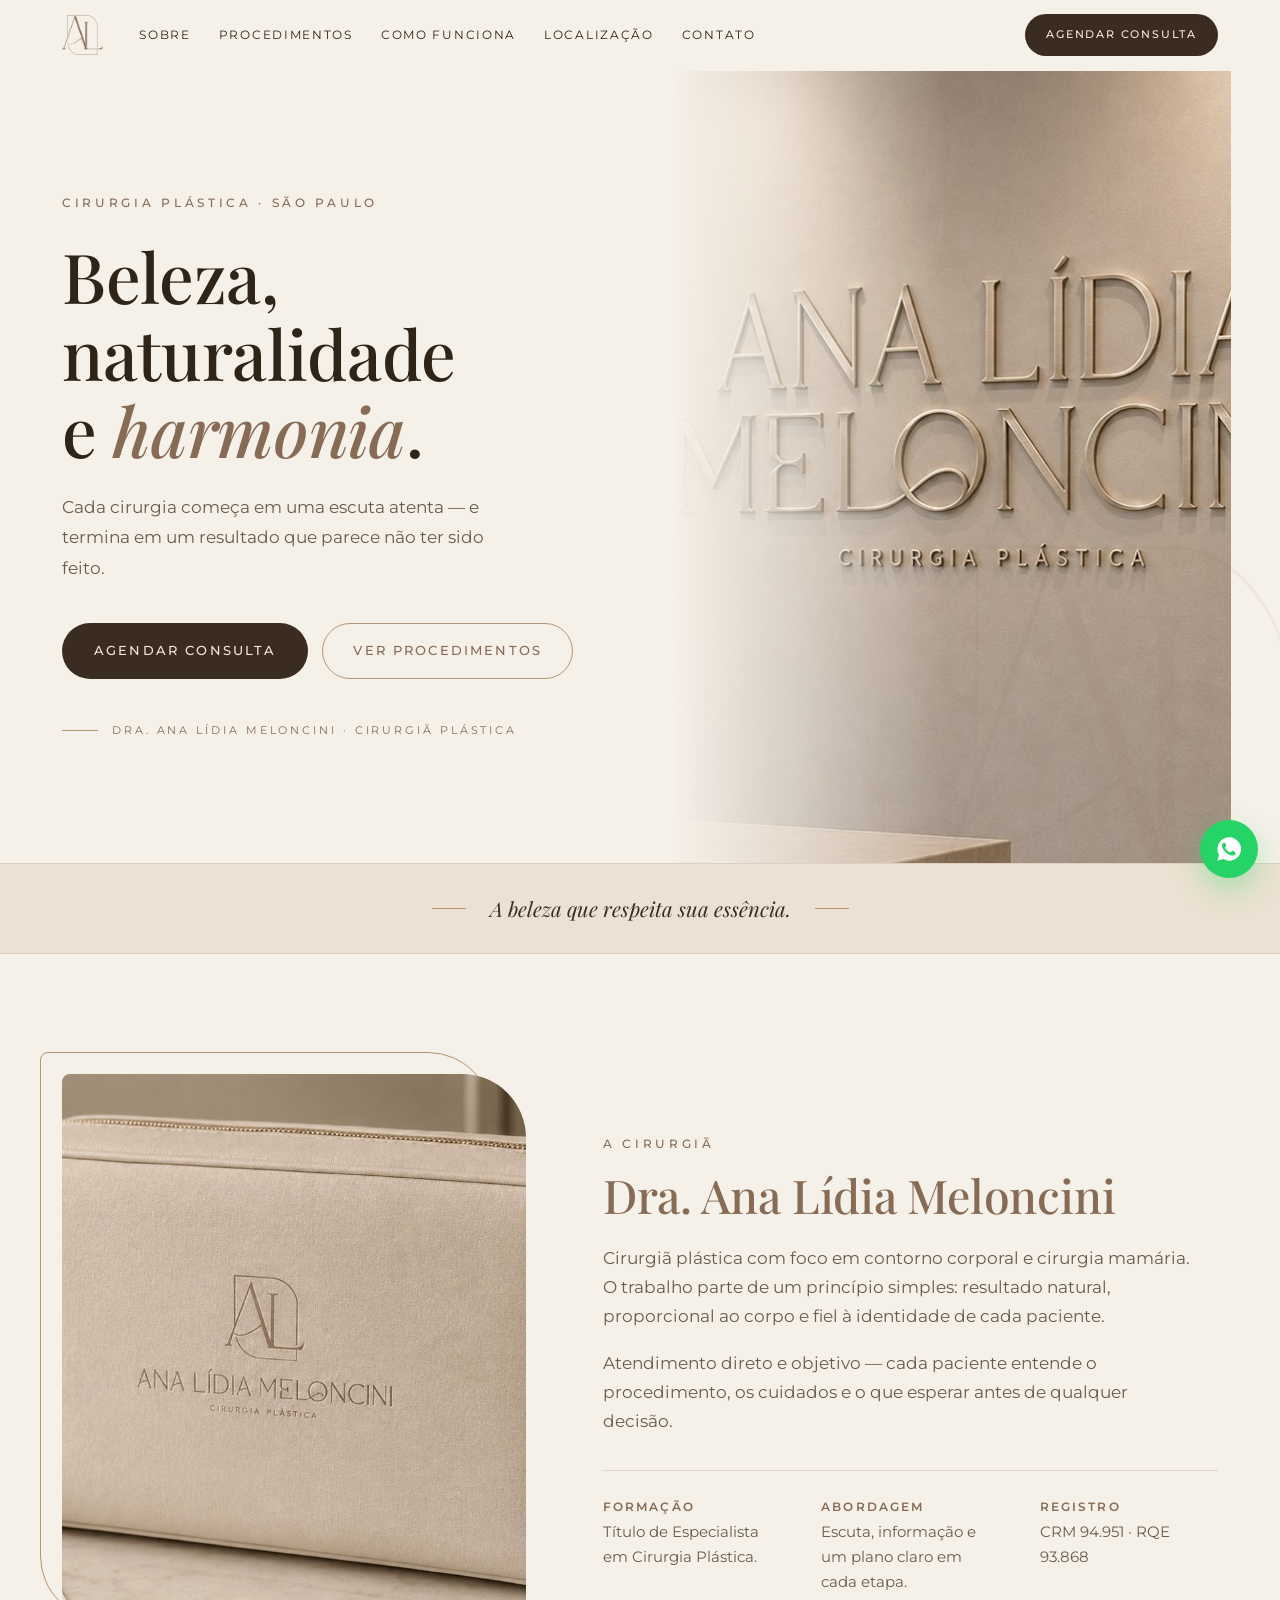
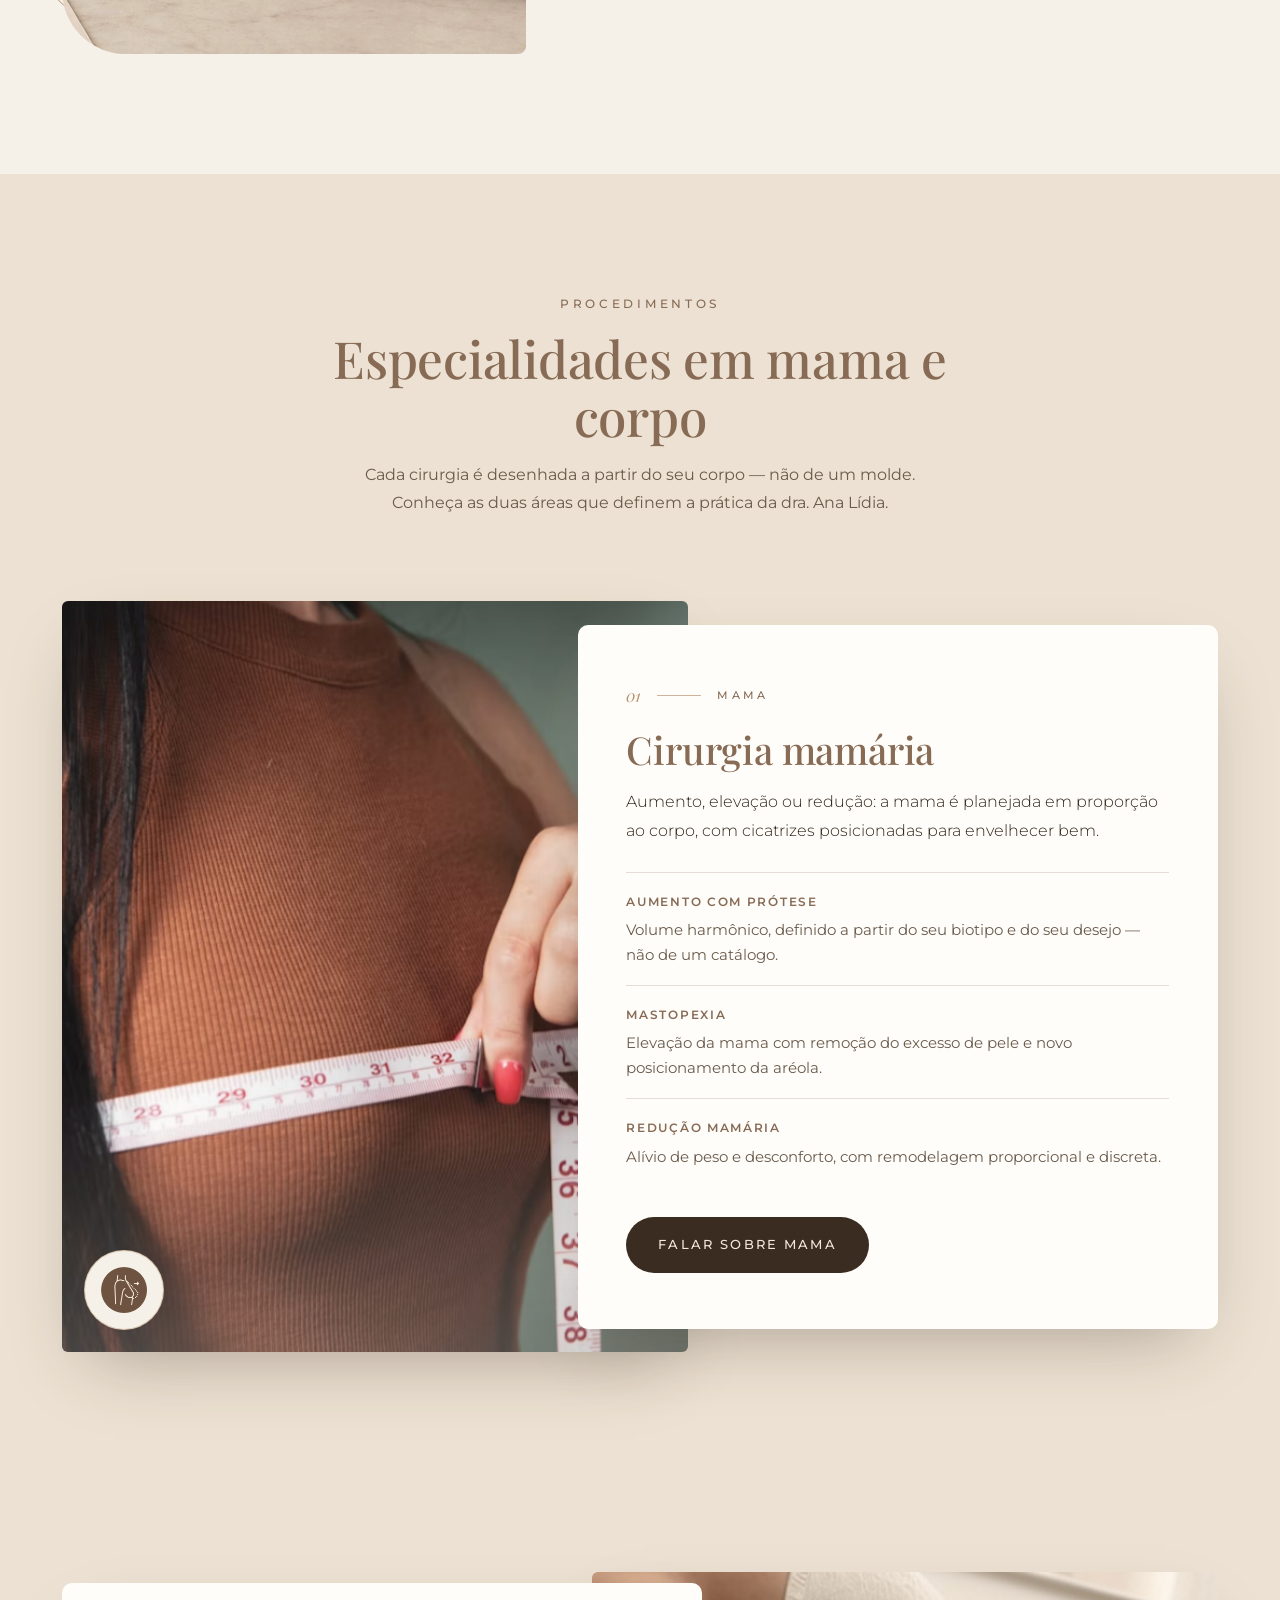
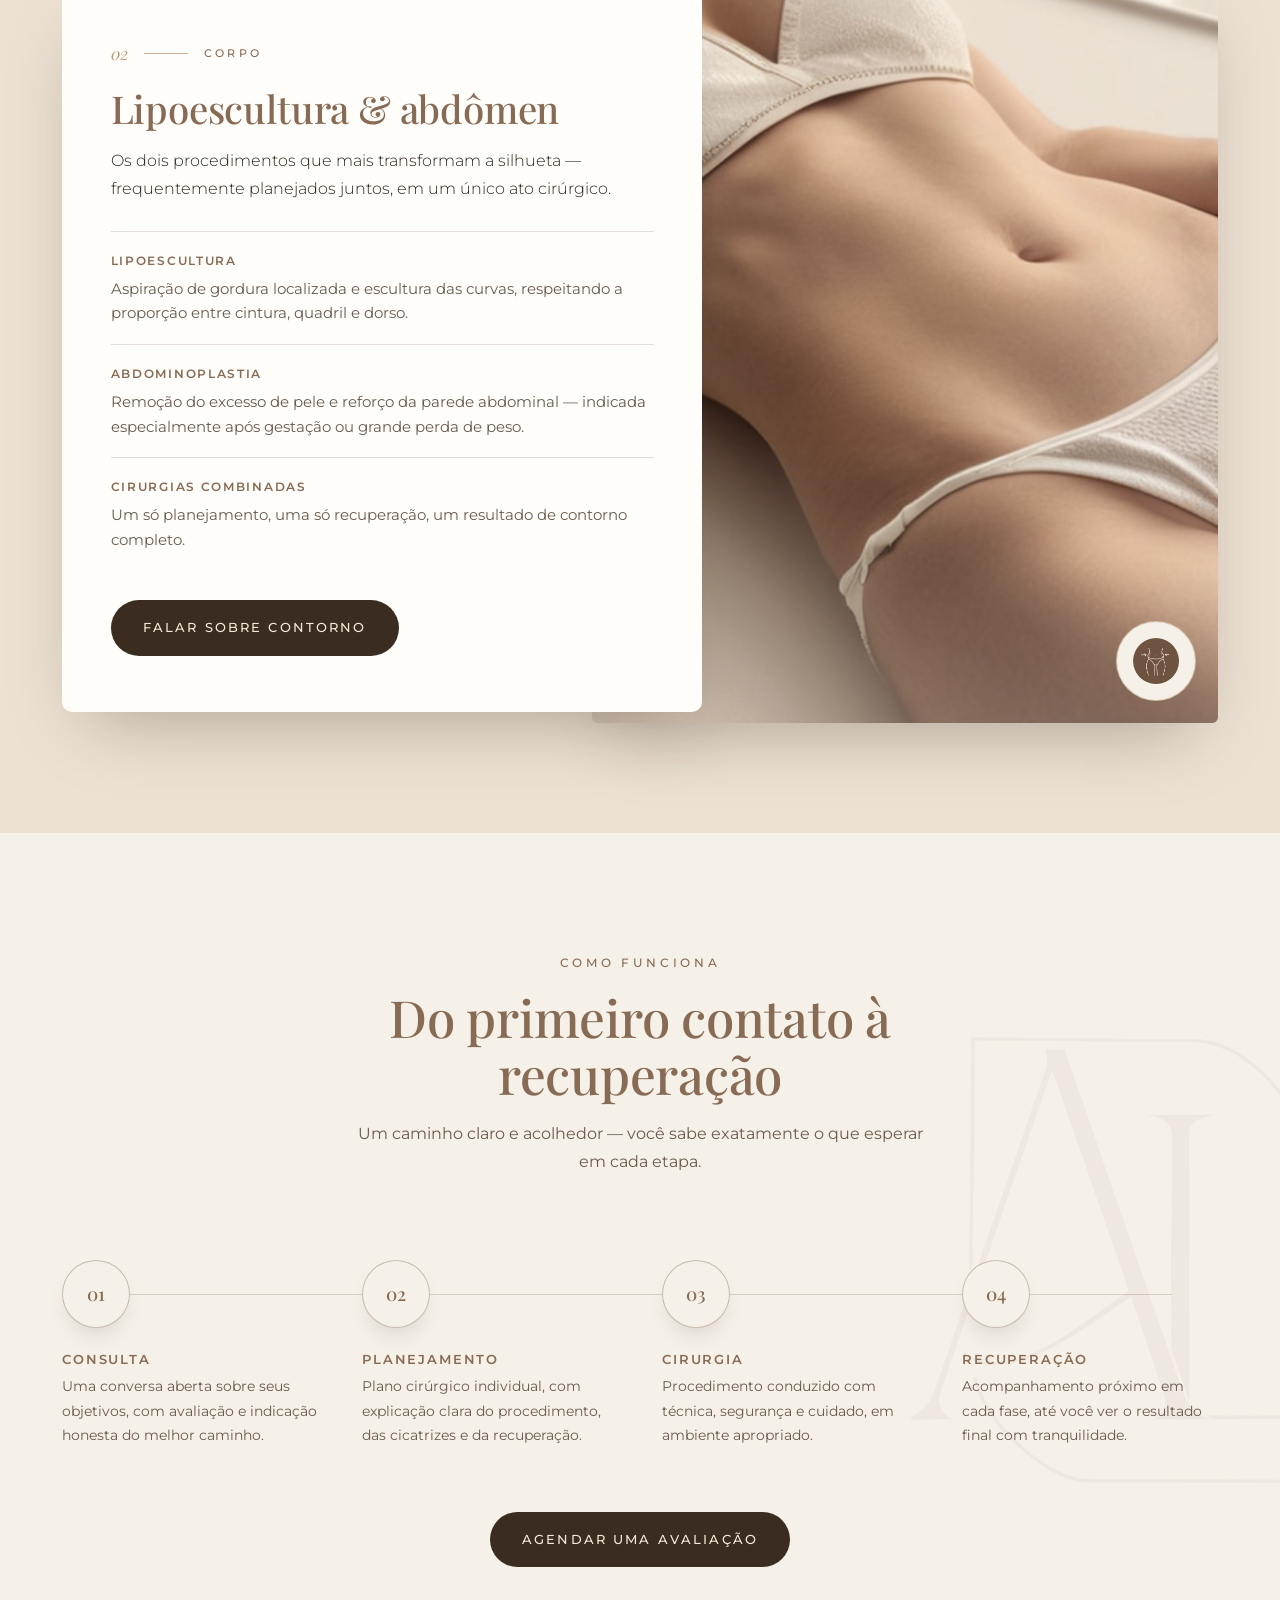
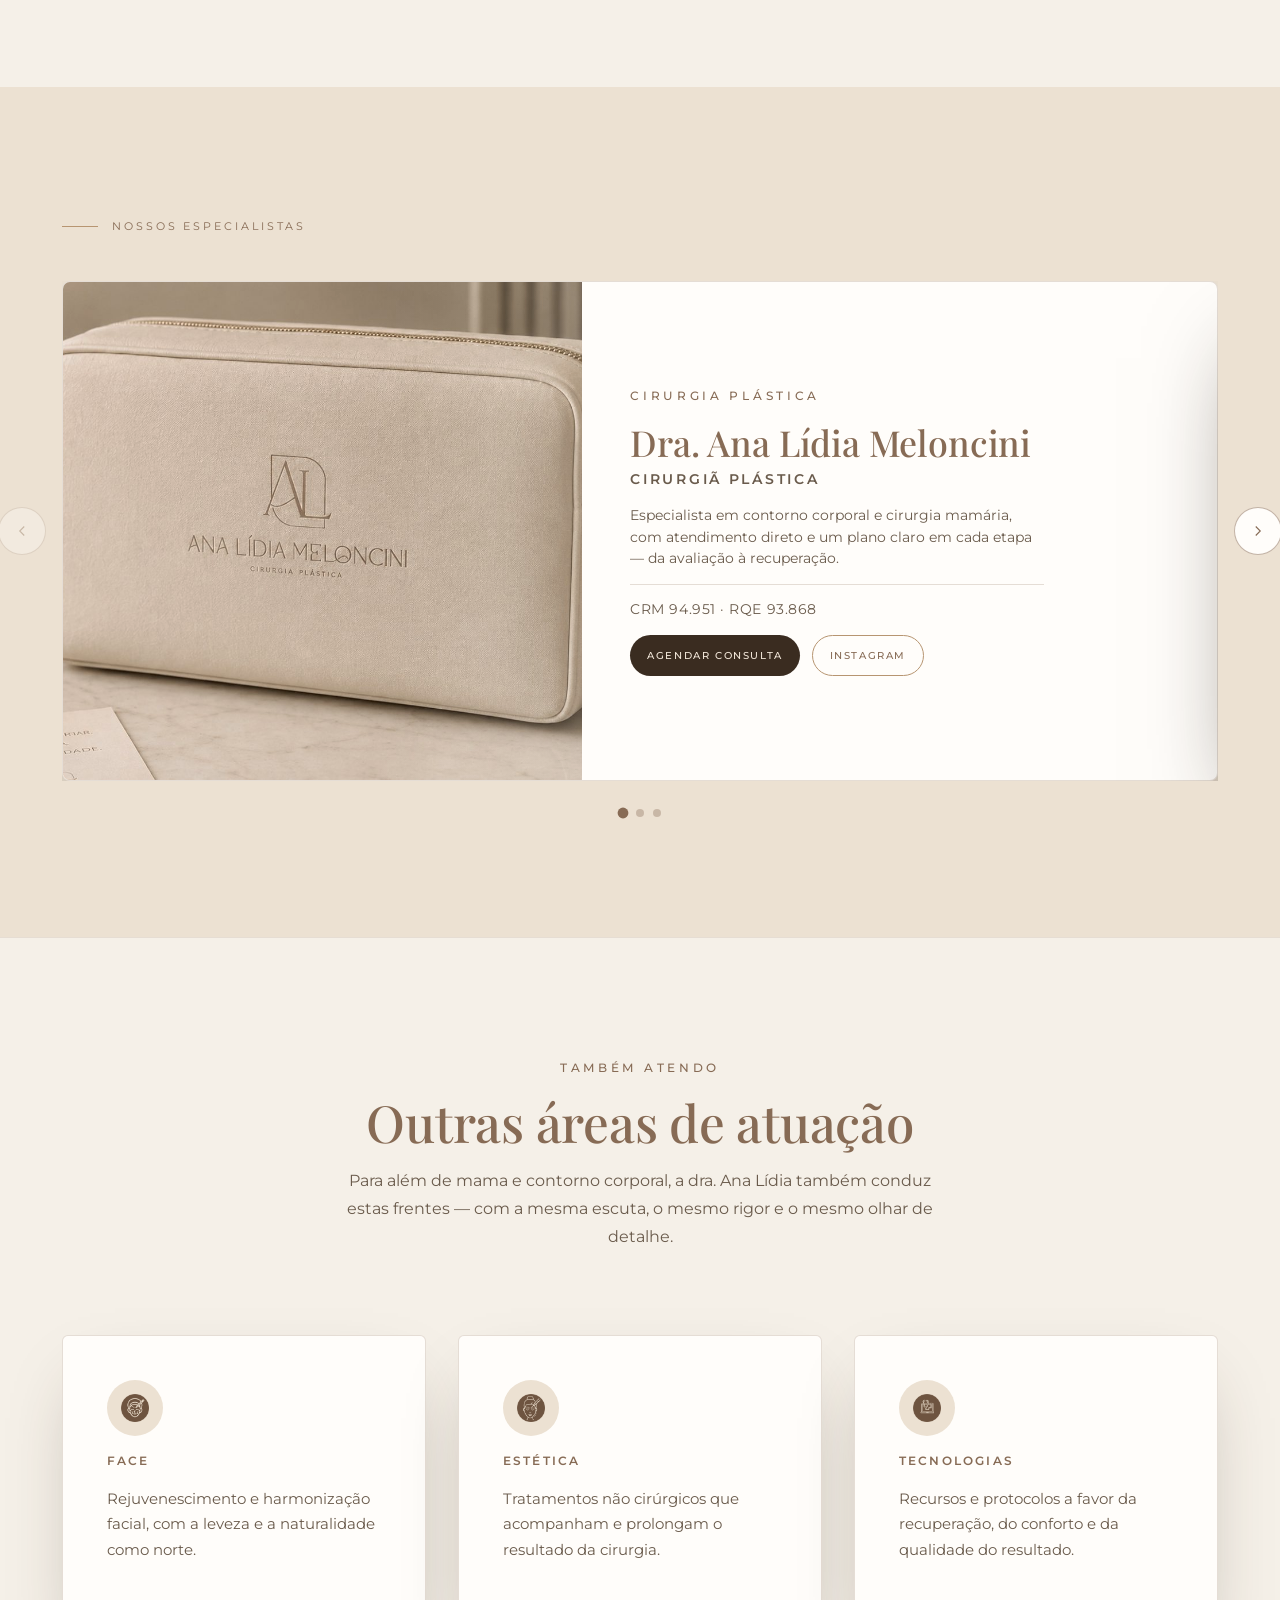
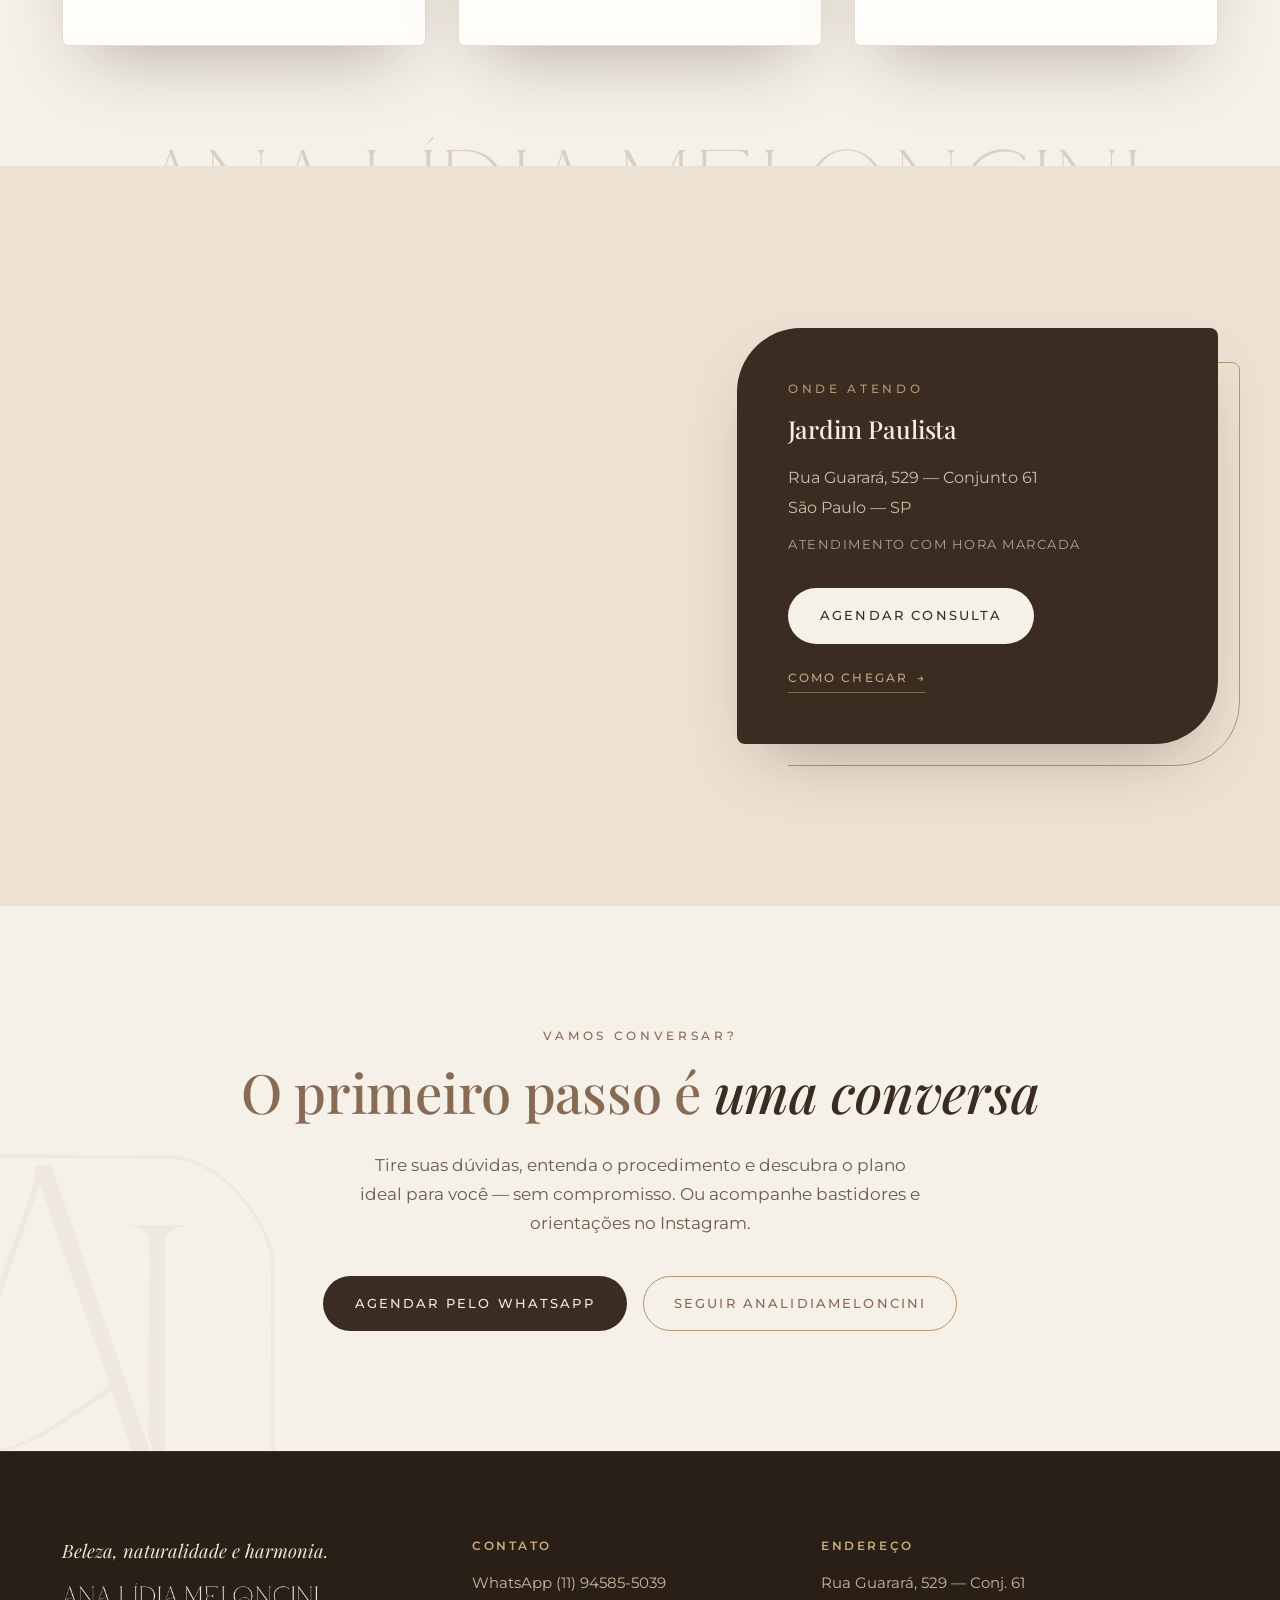
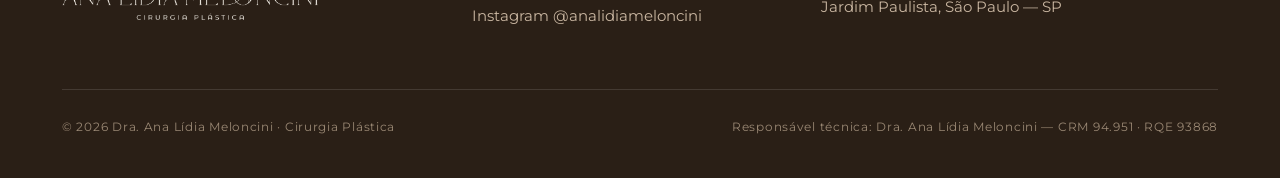
<file: index-alt.html>
<!DOCTYPE html>
<html lang="pt-BR">
<head>
<meta charset="UTF-8" />
<meta name="viewport" content="width=device-width, initial-scale=1" />
<title>Dra. Ana Lídia Meloncini — Cirurgia Plástica</title>
<meta name="description" content="Cirurgia plástica em São Paulo com foco em naturalidade. Mama, contorno corporal e lipoescultura. Agende sua consulta pelo WhatsApp." />
<meta property="og:title" content="Dra. Ana Lídia Meloncini — Cirurgia Plástica" />
<meta property="og:description" content="Cirurgia mamária, contorno corporal e lipoescultura com naturalidade e harmonia. Jardim Paulista, São Paulo." />

<link rel="preconnect" href="https://fonts.googleapis.com" />
<link rel="preconnect" href="https://fonts.gstatic.com" crossorigin />
<link href="https://fonts.googleapis.com/css2?family=Playfair+Display:ital,wght@0,400;0,500;0,600;1,400;1,500&family=Montserrat:wght@300;400;500;600&display=swap" rel="stylesheet" />

<style>
  /* ============================================================
     PALETA — oficiais + apoio tonal
     cream  #F5F0E8   |   taupe  #876B55   |   espresso  #3A2C20
     linen  #ECE1D2   |   sand   #E3D3C0   |   gold  #B79571
     ============================================================ */
  :root{
    --cream:#F5F0E8;
    --taupe:#876B55;
    --espresso:#3A2C20;
    --espresso-deep:#2A1F16;
    --linen:#ECE1D2;
    --sand:#E3D3C0;
    --gold:#B79571;
    --gold-soft:#CBA981;
    --ink:#2E2418;
    --ink-soft:#6A5B4C;
    --card:#FFFDFA;
    --line:rgba(135,107,85,.22);
    --hairline:rgba(135,107,85,.2);
    --max:1220px;
    --serif:"Playfair Display",Georgia,"Times New Roman",serif;
    --sans:"Montserrat","Helvetica Neue",Arial,sans-serif;
    --shadow:0 30px 70px -28px rgba(58,44,32,.38);
  }
  *,*::before,*::after{box-sizing:border-box;margin:0;padding:0}
  html{scroll-behavior:smooth}
  [id]{scroll-margin-top:96px}
  body{
    background:var(--cream);color:var(--ink);
    font-family:var(--sans);font-weight:400;font-size:16.5px;line-height:1.75;
    -webkit-font-smoothing:antialiased;overflow-x:hidden;
  }
  img{max-width:100%;display:block}
  a{color:inherit;text-decoration:none}
  ::selection{background:rgba(183,149,113,.35)}
  h1,h2,h3{font-family:var(--serif);font-weight:500;line-height:1.12;letter-spacing:-.005em}
  .wrap{max-width:var(--max);margin:0 auto;padding:0 32px}
  section{position:relative;padding:120px 0}
  @media(max-width:860px){section{padding:84px 0}}

  /* ---------- Eyebrows & section heads ---------- */
  .eyebrow{
    font-weight:500;font-size:.72rem;letter-spacing:.32em;text-transform:uppercase;
    color:var(--taupe);display:block;margin-bottom:16px;
  }
  .section-head{text-align:center;max-width:680px;margin:0 auto 84px}
  .section-head h2{font-size:clamp(2.1rem,4.4vw,3.2rem);color:var(--taupe);margin-bottom:16px}
  .section-head p{color:var(--ink-soft);font-size:1rem;max-width:54ch;margin:0 auto}

  /* ---------- Botões ---------- */
  .btn{
    display:inline-flex;align-items:center;gap:10px;cursor:pointer;border:0;
    font-family:var(--sans);font-weight:500;font-size:.84rem;letter-spacing:.16em;
    text-transform:uppercase;padding:16px 32px;border-radius:40px;
    transition:background .22s ease,color .22s ease,transform .22s ease,box-shadow .22s ease,border-color .22s ease;
  }
  .btn-primary{background:var(--espresso);color:#F3E8DA}
  .btn-primary:hover{background:var(--espresso-deep);transform:translateY(-2px);box-shadow:0 14px 28px -16px rgba(58,44,32,.5)}
  .btn-primary:focus-visible{outline:3px solid var(--taupe);outline-offset:3px}
  .btn-outline{background:transparent;color:var(--taupe);border:1px solid var(--gold);padding:15px 30px}
  .btn-outline:hover{background:var(--taupe);color:#fff;border-color:var(--taupe)}
  .btn-outline:focus-visible{outline:3px solid var(--espresso);outline-offset:3px}
  .btn-light{background:var(--cream);color:var(--espresso)}
  .btn-light:hover{background:#fff;transform:translateY(-2px)}
  .btn-light:focus-visible{outline:3px solid var(--gold);outline-offset:3px}

  /* ---------- Header ---------- */
  header{
    position:sticky;top:0;z-index:120;
    background:rgba(245,240,232,.9);backdrop-filter:blur(10px);
    border-bottom:1px solid transparent;transition:border-color .3s ease,background .3s ease;
  }
  header.stuck{border-bottom-color:var(--line);background:rgba(245,240,232,.95)}
  .header-inner{
    max-width:var(--max);margin:0 auto;padding:14px 32px;
    display:flex;align-items:center;gap:36px;
  }
  .brand img{height:clamp(34px,3.2vw,40px);width:auto}
  .nav{display:flex;gap:28px;align-items:center}
  .nav a{font-size:.76rem;letter-spacing:.14em;text-transform:uppercase;color:var(--ink);padding:6px 0;position:relative;white-space:nowrap}
  .nav a::after{content:"";position:absolute;left:0;bottom:0;height:1px;width:0;background:var(--gold);transition:width .25s ease}
  .nav a:hover::after{width:100%}
  .header-cta{margin-left:auto;padding:11px 21px;font-size:.7rem}
  .nav .menu-cta{display:none}

  /* Menu mobile */
  .menu-toggle{display:none;background:none;border:0;cursor:pointer;width:44px;height:44px;position:relative;z-index:130;flex:none;margin-left:auto}
  .menu-toggle span,.menu-toggle span::before,.menu-toggle span::after{
    content:"";position:absolute;left:10px;width:24px;height:2px;background:var(--ink);
    border-radius:2px;transition:transform .25s ease,opacity .25s ease,top .25s ease;
  }
  .menu-toggle span{top:21px}
  .menu-toggle span::before{top:-7px}
  .menu-toggle span::after{top:7px}
  .menu-toggle.open span{background:transparent}
  .menu-toggle.open span::before{transform:rotate(45deg);top:0}
  .menu-toggle.open span::after{transform:rotate(-45deg);top:0}
  @media(max-width:1024px){
    .menu-toggle{display:block}
    .nav{
      position:absolute;top:100%;left:0;right:0;display:none;
      background:rgba(245,240,232,.98);backdrop-filter:blur(10px);
      flex-direction:column;align-items:flex-start;gap:0;padding:6px 32px 20px;
      border-bottom:1px solid rgba(135,107,85,.18);
      box-shadow:0 34px 44px -30px rgba(58,44,32,.32);
    }
    .nav.open{display:flex}
    .nav a{width:100%;padding:15px 0;border-bottom:1px solid rgba(135,107,85,.12);white-space:normal}
    .nav a:last-of-type{border-bottom:0}
    .nav .menu-cta{display:inline-flex;margin-top:18px;align-self:flex-start;width:auto;padding:13px 26px;border-radius:40px;border-bottom:0}
    .nav .menu-cta::after{display:none}
  }
  @media(max-width:640px){
    .header-cta{display:none}
    .brand img{height:26px;width:auto}
  }

  /* ============================================================
     HERO — atenção no headline, foto abrindo, sem CRM competindo
     ============================================================ */
  .hero{padding:0;min-height:88vh;display:grid;grid-template-columns:1.05fr .95fr;align-items:stretch;position:relative;overflow:hidden}
  .hero-text{display:flex;flex-direction:column;justify-content:center;padding:120px 6vw 120px 0;padding-left:max(32px,calc((100vw - var(--max))/2 + 32px));position:relative;z-index:2}
  .hero-text .eyebrow{margin-bottom:24px}
  .hero-text h1{font-size:clamp(2.6rem,5.4vw,4.3rem);color:var(--ink);margin-bottom:24px;max-width:14ch}
  .hero-text h1 em{font-style:italic;color:var(--taupe);font-weight:500}
  .hero-text p{font-size:1.06rem;color:var(--ink-soft);max-width:42ch;margin-bottom:40px;line-height:1.8}
  .hero-actions{display:flex;gap:14px;flex-wrap:wrap;align-items:center}
  .hero-signature{
    margin-top:42px;display:flex;align-items:center;gap:14px;
    font-size:.7rem;letter-spacing:.26em;text-transform:uppercase;color:var(--taupe);
  }
  .hero-signature::before{content:"";width:36px;height:1px;background:var(--gold);flex:none}

  .hero-media{position:relative;overflow:hidden;min-height:60vh}
  .hero-media img{position:absolute;inset:-8%;width:116%;height:116%;object-fit:cover;will-change:transform}
  .hero-media::after{content:"";position:absolute;inset:0;pointer-events:none;
    background:linear-gradient(270deg,transparent 0%,transparent 55%,rgba(245,240,232,.6) 80%,var(--cream) 100%);
  }
  .hero-monogram{position:absolute;right:-60px;bottom:-90px;width:420px;opacity:.06;z-index:1;pointer-events:none}
  @media(max-width:900px){
    .hero{grid-template-columns:1fr;min-height:auto}
    .hero-text{padding:64px 32px 56px;order:2}
    .hero-media{order:1;min-height:50vh}
    .hero-media::after{background:linear-gradient(0deg,rgba(245,240,232,.4) 0%,transparent 28%)}
  }

  /* ============================================================
     FAIXA DE ASSINATURA — manifesto único, não stat bar
     ============================================================ */
  .signature{padding:30px 0;background:var(--linen);border-top:1px solid rgba(135,107,85,.14);border-bottom:1px solid rgba(135,107,85,.14)}
  .signature-inner{display:flex;align-items:center;justify-content:center;gap:24px;text-align:center}
  .signature-inner p{font-family:var(--serif);font-style:italic;font-size:clamp(1.05rem,1.6vw,1.28rem);color:var(--espresso);max-width:48ch;line-height:1.45}
  .signature-mark{flex:none;width:34px;height:1px;background:var(--gold)}
  @media(max-width:640px){
    .signature-inner{flex-direction:column;gap:12px}
    .signature-mark{display:none}
  }

  /* ============================================================
     A CIRURGIÃ
     ============================================================ */
  .about{display:grid;grid-template-columns:0.86fr 1.14fr;gap:clamp(36px,6vw,84px);align-items:center}
  .about-figure{position:relative}
  .about-figure img{width:100%;aspect-ratio:4/5;object-fit:cover;border-radius:.5rem 4rem;filter:sepia(.06)}
  .about-figure::before{content:"";position:absolute;left:-22px;top:-22px;right:34px;bottom:34px;border:1px solid var(--gold);border-radius:.5rem 4rem;z-index:-1}
  .about-body h2{font-size:clamp(2rem,4vw,2.9rem);color:var(--taupe);margin-bottom:22px}
  .about-body p{color:var(--ink-soft);margin-bottom:18px;max-width:54ch}
  .about-facts{display:grid;grid-template-columns:repeat(3,1fr);gap:26px 40px;margin-top:34px;border-top:1px solid var(--hairline);padding-top:30px}
  .about-facts h3{font-family:var(--sans);font-weight:600;font-size:.74rem;letter-spacing:.18em;text-transform:uppercase;color:var(--taupe);margin-bottom:6px}
  .about-facts p{font-size:.94rem;margin:0;line-height:1.65}
  @media(max-width:820px){
    .about{grid-template-columns:1fr;gap:48px}
    .about-figure{max-width:440px}
    .about-figure::before{right:24px}
    .about-facts{grid-template-columns:1fr;gap:20px}
  }

  /* ============================================================
     ESPECIALIDADES — composição "em destaque" (Mama e Corpo):
     foto em bloco contido com sombra e o texto dentro de um card
     branco sobrepondo a imagem, como na seção "Em destaque" do
     index4. As duas categorias se espelham. Fecha com "Também atendo".
     ============================================================ */
  .procs-zone{background:var(--linen)}
  .proc{padding:110px 0}
  .proc-grid{display:grid;grid-template-columns:1.18fr 1fr;gap:0;align-items:center}

  .proc-media{position:relative;aspect-ratio:5/6;border-radius:6px;overflow:hidden;box-shadow:var(--shadow)}
  .proc-media .frame{position:absolute;inset:0}
  .proc-media .frame img{position:absolute;inset:-6%;width:112%;height:112%;max-width:none;object-fit:cover;filter:grayscale(.08) sepia(.06);will-change:transform}
  .proc-media::after{content:"";position:absolute;inset:0;background:linear-gradient(180deg,rgba(245,240,232,0) 62%,rgba(245,240,232,.22) 100%)}

  /* Card branco sobre a imagem — texto à direita (Mama) / à esquerda (Corpo) */
  .proc-card{
    background:var(--card);border-radius:10px;position:relative;z-index:3;
    padding:clamp(40px,4.4vw,56px) clamp(30px,3.8vw,50px);
    box-shadow:var(--shadow);
  }
  .proc.img-right .proc-card{margin-left:-110px}
  .proc.img-left  .proc-card{margin-right:-110px}

  .proc-badge{
    position:absolute;z-index:2;bottom:22px;width:80px;height:80px;border-radius:50%;
    background:var(--cream);border:1px solid rgba(183,149,113,.5);box-shadow:var(--shadow);
    display:flex;align-items:center;justify-content:center;
  }
  .proc-badge img{width:46px;height:46px}
  .proc.img-right .proc-badge{left:22px}
  .proc.img-left  .proc-badge{right:22px}

  .proc-kicker{display:flex;align-items:center;gap:16px;margin-bottom:18px}
  .proc-kicker .num{font-family:var(--serif);font-style:italic;font-size:1.05rem;color:var(--gold)}
  .proc-kicker .rule{width:44px;height:1px;background:var(--gold);opacity:.7}
  .proc-kicker .cat{font-size:.7rem;font-weight:500;letter-spacing:.3em;text-transform:uppercase;color:var(--taupe)}
  .proc-card h2{font-size:clamp(1.8rem,3.2vw,2.4rem);color:var(--taupe);margin-bottom:16px}
  .proc-card .lead{color:var(--ink);font-size:1.02rem;font-weight:300;margin-bottom:28px}
  .esp-list{display:grid;gap:0;margin-bottom:30px}
  .esp-item{padding:18px 0;border-top:1px solid var(--line)}
  .esp-item h4{font-family:var(--sans);font-weight:600;font-size:.76rem;letter-spacing:.14em;text-transform:uppercase;color:var(--taupe);margin-bottom:6px}
  .esp-item p{font-size:.92rem;color:var(--ink-soft);line-height:1.66;margin:0}

  /* Espelhamento no desktop: foto à direita, card à esquerda */
  .proc.img-left .proc-grid{grid-template-columns:1fr 1.18fr}
  .proc.img-left .proc-media{grid-column:2;grid-row:1}
  .proc.img-left .proc-card{grid-column:1;grid-row:1}

  @media(max-width:980px){
    .proc{padding:72px 0}
    .proc.img-right .proc-grid,.proc.img-left .proc-grid{grid-template-columns:1fr;gap:30px}
    .proc-media{aspect-ratio:auto;height:clamp(300px,64vw,480px)}
    .proc.img-left .proc-media,.proc.img-left .proc-card{grid-column:auto;grid-row:auto}
    .proc.img-right .proc-card,.proc.img-left .proc-card{margin:0}
    .proc-badge{width:72px;height:72px}
    .proc-badge img{width:40px;height:40px}
  }

  /* ============================================================
     COMO FUNCIONA — jornada da paciente em 4 passos
     ============================================================ */
  .processo{overflow:hidden}
  .processo .mono{position:absolute;right:-90px;top:50%;transform:translateY(-50%);width:460px;opacity:.05;pointer-events:none}
  .steps{display:grid;grid-template-columns:repeat(4,1fr);gap:clamp(24px,3.5vw,44px);position:relative;margin-top:6px}
  .steps::before{content:"";position:absolute;top:34px;left:4%;right:4%;height:1px;background:rgba(135,107,85,.25)}
  .step{position:relative;padding-top:92px}
  .step .n{
    position:absolute;top:0;left:0;width:68px;height:68px;border-radius:50%;
    background:var(--cream);border:1px solid rgba(135,107,85,.4);
    display:flex;align-items:center;justify-content:center;
    font-family:var(--serif);font-weight:500;font-size:1.15rem;color:var(--taupe);
    box-shadow:0 12px 26px -14px rgba(58,44,32,.28);
  }
  .step h3{font-family:var(--sans);font-weight:600;font-size:.82rem;letter-spacing:.14em;text-transform:uppercase;color:var(--taupe);margin-bottom:8px}
  .step p{font-size:.9rem;color:var(--ink-soft);line-height:1.7;max-width:30ch}
  .processo-cta{text-align:center;margin-top:64px}
  @media(max-width:980px){
    .steps{grid-template-columns:repeat(2,1fr);gap:44px 36px}
    .steps::before{display:none}
  }
  @media(max-width:560px){.steps{grid-template-columns:1fr}}

  /* ============================================================
     TAMBÉM ATENDO — outras áreas de atuação em 3 cards
     ============================================================ */
  .tambem{border-top:1px solid rgba(135,107,85,.14);overflow:hidden}
  .tambem::after{
    content:"";
    position:absolute;
    bottom:-16rem;
    width:100vw;
    aspect-ratio:3/1;
    background-image:url(assets/logo_wordmark_brown.png);
    background-position:center;
    background-repeat:no-repeat;
    background-size:78% auto;
    opacity:.25;
    pointer-events:none;
    z-index:0;
  }
  .tambem > .wrap{position:relative;z-index:1}
  .also-cards{display:grid;grid-template-columns:repeat(3,1fr);gap:clamp(20px,2.6vw,32px)}
  .also-card{
    display:flex;flex-direction:column;gap:18px;
    background:var(--card);border:1px solid var(--line);
    border-radius:6px;padding:clamp(30px,3.4vw,44px);
    box-shadow:var(--shadow);
    font:inherit;color:inherit;text-align:left;cursor:pointer;
    transition:transform .3s ease,box-shadow .3s ease,border-color .3s ease;
  }
  .also-card:hover{
    transform:translateY(-4px);
    box-shadow:0 40px 80px -32px rgba(58,44,32,.42);
    border-color:rgba(135,107,85,.4);
  }
  .also-card .icon{
    width:56px;height:56px;display:flex;align-items:center;justify-content:center;
    background:var(--linen);border-radius:50%;
  }
  .also-card .icon img{width:28px;height:28px}
  .also-card h3{
    font-family:var(--sans);font-weight:600;font-size:.78rem;
    letter-spacing:.18em;text-transform:uppercase;color:var(--taupe);
  }
  .also-card p{font-size:.95rem;color:var(--ink-soft);line-height:1.7;margin:0}
  .also-card .more{
    display:inline-flex;align-items:center;gap:9px;margin-top:auto;
    font-family:var(--sans);font-weight:600;font-size:.72rem;
    letter-spacing:.18em;text-transform:uppercase;color:var(--gold);
    opacity:0;transform:translateX(28px);
    transition:opacity .3s ease,transform .5s cubic-bezier(.22,.61,.36,1),gap .3s ease;
  }
  .also-card:hover .more{opacity:1;transform:translateX(0);gap:13px}
  @media(max-width:860px){.also-cards{grid-template-columns:1fr}}

  /* ============================================================
     MODAL — "Saiba mais" dos cards Também atendo
     ============================================================ */
  .modal{
    position:fixed;inset:0;z-index:90;display:grid;place-items:center;
    padding:24px;overflow-y:auto;cursor:default;
    opacity:0;visibility:hidden;
    transition:opacity .25s ease,visibility .25s ease;
  }
  .modal.open{opacity:1;visibility:visible}
  .modal-overlay{position:absolute;inset:0;background:rgba(42,31,22,.55);backdrop-filter:blur(3px);cursor:pointer}
  .modal-card{
    position:relative;width:min(560px,100%);margin:auto;
    background:var(--card);border:1px solid var(--line);border-radius:8px;
    box-shadow:0 60px 120px -40px rgba(33,24,14,.65);
    padding:clamp(28px,4.4vw,46px);
    transform:translateY(26px) scale(.98);
    transition:transform .42s cubic-bezier(.22,.61,.36,1);
  }
  .modal.open .modal-card{transform:none}
  .modal-close{
    position:absolute;top:16px;right:16px;width:38px;height:38px;border-radius:50%;
    border:1px solid var(--line);background:var(--card);color:var(--taupe);
    font:400 1.2rem/1 var(--sans);display:grid;place-items:center;cursor:pointer;
    transition:background .22s ease,color .22s ease,border-color .22s ease;
  }
  .modal-close:hover{background:var(--taupe);border-color:var(--taupe);color:#fff}
  .modal-close:focus-visible{outline:3px solid var(--taupe);outline-offset:3px}
  .modal-icon{width:64px;height:64px;border-radius:50%;background:var(--linen);display:grid;place-items:center;margin-bottom:22px}
  .modal-icon img{width:32px;height:32px}
  .modal-card h3{font-size:clamp(1.7rem,3.4vw,2.2rem);color:var(--taupe);margin-bottom:14px;padding-right:44px}
  .modal-body{color:var(--ink-soft);font-size:1rem;line-height:1.75;margin-bottom:22px}
  .modal-list{list-style:none;display:grid;gap:12px;margin:0 0 26px}
  .modal-list li{position:relative;padding-left:22px;color:var(--ink);font-size:.95rem;line-height:1.6}
  .modal-list li::before{content:"";position:absolute;left:2px;top:.58em;width:7px;height:7px;border-radius:50%;background:var(--gold)}
  .modal-foot{display:flex;align-items:center;gap:20px;flex-wrap:wrap;border-top:1px solid var(--hairline);padding-top:24px}
  .modal-note{color:var(--ink-soft);font-size:.82rem}
  @media(max-width:560px){
    .modal{padding:16px}
    .modal-card{padding:30px 22px 26px}
    .modal-foot{flex-direction:column;align-items:stretch}
    .modal-foot .btn{justify-content:center}
  }
  @media(prefers-reduced-motion:reduce){.modal,.modal-card{transition:none}}

  /* ============================================================
     ESPECIALISTAS — carrossel com a dra. e profissionais parceiros
     ============================================================ */
  .team{overflow:hidden;background:var(--linen)}
  .team-head{margin-bottom:clamp(28px,4vw,44px)}
  .team-eyebrow{display:inline-flex;align-items:center;gap:14px;font-size:.7rem;letter-spacing:.26em;text-transform:uppercase;color:var(--taupe)}
  .team-eyebrow::before{content:"";width:36px;height:1px;background:var(--gold);flex:none}
  .team-viewport{position:relative;overflow:visible;margin:0 -32px;padding:0 32px}
  .team-controls{position:absolute;z-index:4;top:50%;left:-32px;right:-32px;display:flex;justify-content:space-between;gap:10px;transform:translateY(-50%);pointer-events:none}
  .team-control{width:48px;height:48px;border:1px solid rgba(135,107,85,.5);border-radius:50%;background:var(--card);color:var(--taupe);display:grid;place-items:center;cursor:pointer;transition:background .22s ease,color .22s ease,transform .22s ease}
  .team-control{pointer-events:auto}
  .team-control:hover:not(:disabled){background:var(--taupe);color:#fff;transform:translateY(-2px)}
  .team-control:focus-visible{outline:3px solid var(--taupe);outline-offset:3px}
  .team-control:disabled{opacity:.35;cursor:not-allowed}
  .team-control svg{width:18px;height:18px}
  .team-track-window{overflow:hidden}
  .team-track{display:flex;gap:0;transition:transform .55s cubic-bezier(.22,.61,.36,1);will-change:transform}
  .team-card{height:min(64vh,500px);min-width:100%;display:grid;grid-template-columns:minmax(280px,.9fr) minmax(0,1.1fr);background:var(--card);border:1px solid var(--line);box-shadow:0 45px 90px -32px rgba(33,24,14,.55);border-radius:8px;overflow:hidden}
  .team-photo{min-height:0;background:var(--linen);position:relative;overflow:hidden}
  .team-photo::after{content:"";position:absolute;inset:0;background:linear-gradient(90deg,transparent 60%,rgba(245,240,232,.22))}
  .team-photo img{width:100%;height:100%;object-fit:cover;object-position:center;filter:sepia(.05)}
  .team-card.is-placeholder .team-photo{display:grid;place-items:center;background:var(--taupe)}
  .team-card.is-placeholder .team-photo::before{content:"";width:110px;height:110px;background:url(assets/logo_monogram_cream.png) center/contain no-repeat;opacity:.85}
  .team-copy{padding:clamp(30px,4vw,48px);display:flex;flex-direction:column;justify-content:center}
  .team-copy h3{font-size:clamp(1.6rem,2.8vw,2.3rem);color:var(--taupe);margin-bottom:7px}
  .team-role{font-size:.66rem;letter-spacing:.2em;text-transform:uppercase;color:var(--gold);font-weight:600;margin-bottom:14px}
  .team-copy p{font-size:.85rem;line-height:1.6;color:var(--ink-soft);max-width:46ch;margin-bottom:14px}
  .team-meta{border-top:1px solid var(--line);padding-top:14px;margin-bottom:18px;color:var(--ink-soft);font-size:.76rem;letter-spacing:.04em}
  .team-links{display:flex;flex-wrap:wrap;gap:12px}
  .team-links .btn{font-size:.62rem;padding:11px 17px}
  .team-dots{display:flex;justify-content:center;gap:9px;margin-top:28px}
  .team-dot{width:8px;height:8px;padding:0;border:0;border-radius:50%;background:rgba(135,107,85,.35);cursor:pointer;transition:transform .2s ease,background .2s ease}
  .team-dot.active{background:var(--taupe);transform:scale(1.35)}
  .team-dot:focus-visible{outline:3px solid var(--taupe);outline-offset:3px}
  @media(max-width:980px){
    .team-viewport{margin:0 -20px;padding:0 20px}
    .team-controls{top:50%;left:4px;right:4px;justify-content:space-between;transform:translateY(-50%)}
    .team-card{height:min(78vh,760px);grid-template-columns:1fr;grid-template-rows:38% 62%}
    .team-photo{height:auto;min-height:0;max-height:none}
    .team-copy{padding:26px 26px 32px}
    .team-copy h3{font-size:1.6rem}
    .team-copy p{font-size:.86rem;line-height:1.6;margin-bottom:14px}
  }
  @media(prefers-reduced-motion:reduce){.team-track{transition:none}}

  /* ============================================================
     ONDE ATENDO — card espresso sobre seção clara + mapa
     ============================================================ */
  .place{background:var(--linen);position:relative;z-index:0}
  .place-grid{display:grid;grid-template-columns:1fr minmax(300px,430px);align-items:center}
  .place-card{
    background:var(--espresso);color:#E9DCCC;border-radius:4rem .5rem;position:relative;
    padding:clamp(38px,4vw,54px);margin-left:clamp(-72px,-4vw,-32px);box-shadow:var(--shadow);
  }
  .place-card::before{
    content:"";position:absolute;left:34px;top:34px;right:-22px;bottom:-22px;
    border:1px solid var(--gold);border-radius:4rem .5rem;z-index:-1;pointer-events:none;
  }
  .place-card .eyebrow{color:var(--gold)}
  .place-card h2{color:#F5EDE2;margin-bottom:20px}
  .place-card address{font-style:normal;font-size:1rem;line-height:1.9;color:#CDBCA9;margin-bottom:10px}
  .place-card .hours{font-size:.8rem;letter-spacing:.12em;text-transform:uppercase;color:#B5A390;margin-bottom:32px}
  .place-card .acts{display:flex;gap:24px;flex-wrap:wrap;align-items:center}
  .place-card .link{
    display:inline-flex;align-items:center;gap:9px;font-size:.72rem;font-weight:500;
    letter-spacing:.18em;text-transform:uppercase;color:#C6A882;
    padding-bottom:4px;border-bottom:1px solid rgba(198,168,130,.5);
    transition:gap .24s ease,color .24s ease,border-color .24s ease;
  }
  .place-card .link:hover{gap:15px;color:#F5EDE2}
  .place-map{height:clamp(380px,42vw,500px);border-radius:6px;overflow:hidden;background:var(--linen)}
  .place-map iframe{width:100%;height:100%;border:0;filter:grayscale(.5) sepia(.16) contrast(.96)}
  @media(max-width:920px){
    .place-grid{grid-template-columns:1fr}
    .place-card{margin:-40px 0 0;position:relative}
    .place-map{height:340px}
  }

  /* ============================================================
     CONTATO — WhatsApp e Instagram reunidos; monograma ao fundo,
     bordão com destaque e o @ logo abaixo do título
     ============================================================ */
  .contato{text-align:center;overflow:hidden}
  .contato .mono{position:absolute;left:-90px;bottom:-110px;width:420px;opacity:.05;pointer-events:none}
  .contato h2{font-size:clamp(2.2rem,4.6vw,3.4rem);color:var(--taupe);margin-bottom:14px}
  .contato h2 em{font-style:italic;color:var(--espresso)}
  .contato p{color:var(--ink-soft);max-width:52ch;margin:28px auto 38px}
  .cta-actions{display:flex;gap:16px;flex-wrap:wrap;justify-content:center}

  /* ============================================================
     FOOTER
     ============================================================ */
  footer{background:var(--espresso-deep);color:#D9C9B6;padding:84px 0 40px;border-top:1px solid rgba(255,255,255,.08)}
  .foot{display:grid;grid-template-columns:1.2fr 1fr 1.3fr;gap:44px;margin-bottom:52px}
  .foot .foot-brand p{font-family:var(--serif);font-style:italic;font-size:1.15rem;color:#EFE3D4;margin-bottom:18px}
  .foot img.flogo{height:37px;width:auto}
  .foot h4{font-family:var(--sans);font-weight:600;font-size:.72rem;letter-spacing:.22em;text-transform:uppercase;color:var(--gold-soft);margin-bottom:16px}
  .foot a,.foot p{display:block;font-size:.92rem;color:#C9B6A1;margin-bottom:9px;line-height:1.6}
  .foot a:hover{color:#fff}
  .foot-bottom{border-top:1px solid rgba(255,255,255,.12);padding-top:26px;display:flex;justify-content:space-between;gap:14px;flex-wrap:wrap;font-size:.76rem;color:#9A8874;letter-spacing:.06em}
  @media(max-width:720px){.foot{grid-template-columns:1fr;gap:32px}}

  /* ============================================================
     WHATSAPP sticky
     ============================================================ */
  .wa{
    position:fixed;right:22px;bottom:22px;z-index:200;
    display:flex;align-items:center;justify-content:center;
    width:58px;height:58px;border-radius:50%;
    background:#25D366;color:#fff;
    box-shadow:0 12px 28px rgba(37,211,102,.32);
    transition:transform .25s ease,background .25s ease;
  }
  .wa:hover{transform:translateY(-2px);background:#1EBE5B}
  .wa:focus-visible{outline:3px solid rgba(37,211,102,.45);outline-offset:3px}
  .wa svg{width:28px;height:28px}

  /* ============================================================
     Reveal + reduced motion
     ============================================================ */
  .reveal{opacity:0;transform:translateY(28px);transition:opacity .8s ease,transform .8s ease}
  .reveal.in{opacity:1;transform:none}
  .reveal.d1{transition-delay:.09s}
  .reveal.d2{transition-delay:.18s}
  .reveal.d3{transition-delay:.27s}
  @media(prefers-reduced-motion:reduce){
    .reveal{opacity:1;transform:none;transition:none}
    html{scroll-behavior:auto}
    .proc-card,.hero-media img{transition:none}
  }
</style>
</head>
<body id="topo">

<header id="hd">
  <div class="header-inner">
    <a class="brand" href="#topo" aria-label="Dra. Ana Lídia Meloncini — Cirurgia Plástica">
      <img src="assets/logo_monogram_brown.png" width="1600" height="1551" alt="Ana Lídia Meloncini — Cirurgia Plástica" />
    </a>
    <nav class="nav" id="mainNav" aria-label="Navegação principal">
      <a href="#sobre">Sobre</a>
      <a href="#procedimentos">Procedimentos</a>
      <a href="#processo">Como funciona</a>
      <a href="#localizacao">Localização</a>
      <a href="#contato">Contato</a>
      <a class="btn btn-primary menu-cta" href="https://wa.me/5511945855039" target="_blank" rel="noopener">Agendar consulta</a>
    </nav>
    <button class="menu-toggle" id="menuToggle" aria-label="Abrir menu" aria-expanded="false" aria-controls="mainNav">
      <span></span>
    </button>
    <a class="btn btn-primary header-cta" href="https://wa.me/5511945855039" target="_blank" rel="noopener">Agendar consulta</a>
  </div>
</header>

<main>

  <!-- ========================= HERO ========================= -->
  <section class="hero">
    <div class="hero-text">
      <span class="eyebrow reveal">Cirurgia Plástica · São Paulo</span>
      <h1 class="reveal">Beleza, naturalidade<br>e <em>harmonia</em>.</h1>
      <p class="reveal">Cada cirurgia começa em uma escuta atenta — e termina em um resultado que parece não ter sido feito.</p>
      <div class="hero-actions reveal">
        <a class="btn btn-primary" href="https://wa.me/5511945855039" target="_blank" rel="noopener">Agendar consulta</a>
        <a class="btn btn-outline" href="#procedimentos">Ver procedimentos</a>
      </div>
      <div class="hero-signature reveal">Dra. Ana Lídia Meloncini · Cirurgiã Plástica</div>
    </div>
    <div class="hero-media">
      <img id="heroImg" src="assets/ambiente-recepcao.jpg" alt="Recepção da clínica da Dra. Ana Lídia Meloncini" />
    </div>
    <img class="hero-monogram" src="assets/logo_monogram_brown.png" alt="" aria-hidden="true" />
  </section>

  <!-- ================ FAIXA DE ASSINATURA =================== -->
  <section class="signature">
    <div class="wrap">
      <div class="signature-inner reveal">
        <span class="signature-mark" aria-hidden="true"></span>
        <p>A beleza que respeita sua essência.</p>
        <span class="signature-mark" aria-hidden="true"></span>
      </div>
    </div>
  </section>

  <!-- ====================== A CIRURGIÃ ====================== -->
  <section id="sobre">
    <div class="wrap">
      <div class="about reveal">
        <figure class="about-figure">
          <img src="assets/brand-necessaire.jpg" alt="Detalhe do universo da marca da Dra. Ana Lídia" />
        </figure>
        <div class="about-body">
          <span class="eyebrow">A cirurgiã</span>
          <h2>Dra. Ana Lídia Meloncini</h2>
          <p>Cirurgiã plástica com foco em contorno corporal e cirurgia mamária. O trabalho parte de um princípio simples: resultado natural, proporcional ao corpo e fiel à identidade de cada paciente.</p>
          <p>Atendimento direto e objetivo — cada paciente entende o procedimento, os cuidados e o que esperar antes de qualquer decisão.</p>
          <div class="about-facts">
            <div>
              <h3>Formação</h3>
              <p>Título de Especialista em Cirurgia Plástica.</p>
            </div>
            <div>
              <h3>Abordagem</h3>
              <p>Escuta, informação e um plano claro em cada etapa.</p>
            </div>
            <div>
              <h3>Registro</h3>
              <p>CRM 94.951 · RQE 93.868</p>
            </div>
          </div>
        </div>
      </div>
    </div>
  </section>

  <!-- =================== PROCEDIMENTOS ====================== -->
  <div id="procedimentos" class="procs-zone">
    <section style="padding-bottom:0">
      <div class="wrap">
        <div class="section-head reveal">
          <span class="eyebrow">Procedimentos</span>
          <h2>Especialidades em mama e corpo</h2>
          <p>Cada cirurgia é desenhada a partir do seu corpo — não de um molde. Conheça as duas áreas que definem a prática da dra. Ana Lídia.</p>
        </div>
      </div>
    </section>

    <!-- Mama (parte 01) — card branco de texto sobre a foto -->
    <section class="proc img-right" style="padding-top:0">
      <div class="wrap">
        <div class="proc-grid">
          <div class="proc-media reveal d1">
            <div class="frame"><img src="assets/mama.avif" alt="Imagem de referência para cirurgia mamária" /></div>
            <span class="proc-badge"><img src="assets/ico_mama.png" alt="Ícone da categoria Mama" /></span>
          </div>
          <div class="proc-card reveal">
            <div class="proc-kicker"><span class="num">01</span><span class="rule"></span><span class="cat">Mama</span></div>
            <h2>Cirurgia mamária</h2>
            <p class="lead">Aumento, elevação ou redução: a mama é planejada em proporção ao corpo, com cicatrizes posicionadas para envelhecer bem.</p>
            <div class="esp-list">
              <div class="esp-item">
                <h4>Aumento com prótese</h4>
                <p>Volume harmônico, definido a partir do seu biotipo e do seu desejo — não de um catálogo.</p>
              </div>
              <div class="esp-item">
                <h4>Mastopexia</h4>
                <p>Elevação da mama com remoção do excesso de pele e novo posicionamento da aréola.</p>
              </div>
              <div class="esp-item">
                <h4>Redução mamária</h4>
                <p>Alívio de peso e desconforto, com remodelagem proporcional e discreta.</p>
              </div>
            </div>
            <a class="btn btn-primary" href="https://wa.me/5511945855039?text=Tenho%20interesse%20em%20cirurgia%20de%20mama" target="_blank" rel="noopener">Falar sobre mama</a>
          </div>
        </div>
      </div>
    </section>

    <!-- Corpo (parte 02) — card branco de texto sobre a foto, espelhado -->
    <section class="proc img-left">
      <div class="wrap">
        <div class="proc-grid">
          <div class="proc-media reveal d1">
            <div class="frame"><img src="assets/corpo.png" alt="Imagem de referência para contorno corporal" /></div>
            <span class="proc-badge"><img src="assets/ico_lipoescultura.png" alt="Ícone da categoria Lipoescultura" /></span>
          </div>
          <div class="proc-card reveal">
            <div class="proc-kicker"><span class="num">02</span><span class="rule"></span><span class="cat">Corpo</span></div>
            <h2>Lipoescultura &amp; abdômen</h2>
            <p class="lead">Os dois procedimentos que mais transformam a silhueta — frequentemente planejados juntos, em um único ato cirúrgico.</p>
            <div class="esp-list">
              <div class="esp-item">
                <h4>Lipoescultura</h4>
                <p>Aspiração de gordura localizada e escultura das curvas, respeitando a proporção entre cintura, quadril e dorso.</p>
              </div>
              <div class="esp-item">
                <h4>Abdominoplastia</h4>
                <p>Remoção do excesso de pele e reforço da parede abdominal — indicada especialmente após gestação ou grande perda de peso.</p>
              </div>
              <div class="esp-item">
                <h4>Cirurgias combinadas</h4>
                <p>Um só planejamento, uma só recuperação, um resultado de contorno completo.</p>
              </div>
            </div>
            <a class="btn btn-primary" href="https://wa.me/5511945855039?text=Tenho%20interesse%20em%20lipoescultura%20ou%20abdominoplastia" target="_blank" rel="noopener">Falar sobre contorno</a>
          </div>
        </div>
      </div>
    </section>
  </div>

  <!-- ==================== COMO FUNCIONA ===================== -->
  <section id="processo" class="processo">
    <img class="mono" src="assets/logo_monogram_brown.png" alt="" aria-hidden="true" />
    <div class="wrap">
      <div class="section-head reveal">
        <span class="eyebrow">Como funciona</span>
        <h2>Do primeiro contato à recuperação</h2>
        <p>Um caminho claro e acolhedor — você sabe exatamente o que esperar em cada etapa.</p>
      </div>
      <div class="steps reveal">
        <div class="step">
          <span class="n">01</span>
          <h3>Consulta</h3>
          <p>Uma conversa aberta sobre seus objetivos, com avaliação e indicação honesta do melhor caminho.</p>
        </div>
        <div class="step">
          <span class="n">02</span>
          <h3>Planejamento</h3>
          <p>Plano cirúrgico individual, com explicação clara do procedimento, das cicatrizes e da recuperação.</p>
        </div>
        <div class="step">
          <span class="n">03</span>
          <h3>Cirurgia</h3>
          <p>Procedimento conduzido com técnica, segurança e cuidado, em ambiente apropriado.</p>
        </div>
        <div class="step">
          <span class="n">04</span>
          <h3>Recuperação</h3>
          <p>Acompanhamento próximo em cada fase, até você ver o resultado final com tranquilidade.</p>
        </div>
      </div>
      <div class="processo-cta reveal">
        <a class="btn btn-primary" href="https://wa.me/5511945855039" target="_blank" rel="noopener">Agendar uma avaliação</a>
      </div>
    </div>
  </section>

  <!-- ================== ESPECIALISTAS ======================== -->
  <section id="especialistas" class="team">
    <div class="wrap">
      <div class="team-head reveal">
        <span class="team-eyebrow">Nossos especialistas</span>
      </div>
      <div class="team-viewport reveal" aria-live="polite">
        <div class="team-controls" aria-label="Controles do carrossel de especialistas">
          <button class="team-control" id="teamPrev" type="button" aria-label="Especialista anterior">
            <svg viewBox="0 0 24 24" fill="none" stroke="currentColor" stroke-width="1.5" aria-hidden="true"><path d="m15 18-6-6 6-6" /></svg>
          </button>
          <button class="team-control" id="teamNext" type="button" aria-label="Próximo especialista">
            <svg viewBox="0 0 24 24" fill="none" stroke="currentColor" stroke-width="1.5" aria-hidden="true"><path d="m9 18 6-6-6-6" /></svg>
          </button>
        </div>
        <div class="team-track-window">
          <div class="team-track" id="teamTrack">
            <article class="team-card">
              <div class="team-photo"><img src="assets/brand-necessaire.jpg" alt="Dra. Ana Lídia Meloncini — universo visual da clínica" /></div>
              <div class="team-copy">
                <span class="eyebrow">Cirurgia plástica</span>
                <h3>Dra. Ana Lídia Meloncini</h3>
                <p class="team-role">Cirurgiã plástica</p>
                <p>Especialista em contorno corporal e cirurgia mamária, com atendimento direto e um plano claro em cada etapa — da avaliação à recuperação.</p>
                <p class="team-meta">CRM 94.951 · RQE 93.868</p>
                <div class="team-links">
                  <a class="btn btn-primary" href="https://wa.me/5511945855039" target="_blank" rel="noopener">Agendar consulta</a>
                  <a class="btn btn-outline" href="https://instagram.com/analidiameloncini" target="_blank" rel="noopener">Instagram</a>
                </div>
              </div>
            </article>

            <article class="team-card is-placeholder">
              <div class="team-photo" aria-hidden="true"></div>
              <div class="team-copy">
                <span class="eyebrow">Em breve</span>
                <h3>Mais uma especialista</h3>
                <p class="team-role">Perfil em atualização</p>
                <p>Em breve, você poderá conhecer outra profissional que faz parte da rede de cuidado da clínica.</p>
              </div>
            </article>

            <article class="team-card is-placeholder">
              <div class="team-photo" aria-hidden="true"></div>
              <div class="team-copy">
                <span class="eyebrow">Em breve</span>
                <h3>Mais um especialista</h3>
                <p class="team-role">Perfil em atualização</p>
                <p>Estamos preparando este perfil para apresentar todos os profissionais que acompanham nossas pacientes.</p>
              </div>
            </article>
          </div>
        </div>
      </div>
      <div class="team-dots" id="teamDots" aria-label="Selecionar especialista"></div>
    </div>
  </section>

  <!-- ==================== TAMBÉM ATENDO ====================== -->
  <section id="tambem-atendo" class="tambem">
    <div class="wrap">
      <div class="section-head reveal">
        <span class="eyebrow">Também atendo</span>
        <h2>Outras áreas de atuação</h2>
        <p>Para além de mama e contorno corporal, a dra. Ana Lídia também conduz estas frentes — com a mesma escuta, o mesmo rigor e o mesmo olhar de detalhe.</p>
      </div>
      <div class="also-cards reveal">
        <button type="button" class="also-card" data-proc="face">
          <span class="icon"><img src="assets/ico_face.png" alt="" /></span>
          <h3>Face</h3>
          <p>Rejuvenescimento e harmonização facial, com a leveza e a naturalidade como norte.</p>
          <span class="more">Saiba mais <span aria-hidden="true">→</span></span>
        </button>
        <button type="button" class="also-card" data-proc="estetica">
          <span class="icon"><img src="assets/ico_estetica.png" alt="" /></span>
          <h3>Estética</h3>
          <p>Tratamentos não cirúrgicos que acompanham e prolongam o resultado da cirurgia.</p>
          <span class="more">Saiba mais <span aria-hidden="true">→</span></span>
        </button>
        <button type="button" class="also-card" data-proc="tecnologias">
          <span class="icon"><img src="assets/ico_tecnologias.png" alt="" /></span>
          <h3>Tecnologias</h3>
          <p>Recursos e protocolos a favor da recuperação, do conforto e da qualidade do resultado.</p>
          <span class="more">Saiba mais <span aria-hidden="true">→</span></span>
        </button>
      </div>
    </div>
  </section>

  <!-- ===================== ONDE ATENDO ====================== -->
  <section id="localizacao" class="place">
    <div class="wrap">
      <div class="place-grid reveal">
        <div class="place-map">
          <iframe title="Mapa — Rua Guarará, 529, Jardim Paulista, São Paulo" src="https://www.google.com/maps?q=Rua%20Guarar%C3%A1%20529%20Jardim%20Paulista%20S%C3%A3o%20Paulo&output=embed"></iframe>
        </div>
        <div class="place-card">
          <span class="eyebrow">Onde atendo</span>
          <h2>Jardim Paulista</h2>
          <address>
            Rua Guarará, 529 — Conjunto 61<br />
            São Paulo — SP
          </address>
          <p class="hours">Atendimento com hora marcada</p>
          <div class="acts">
            <a class="btn btn-light" href="https://wa.me/5511945855039" target="_blank" rel="noopener">Agendar consulta</a>
            <a class="link" href="https://www.google.com/maps/search/?api=1&query=Rua+Guarar%C3%A1+529+Jardim+Paulista+S%C3%A3o+Paulo" target="_blank" rel="noopener">Como chegar <span aria-hidden="true">→</span></a>
          </div>
        </div>
        </div>
    </div>
  </section>

  <!-- ======================= CONTATO ======================== -->
  <section id="contato" class="contato">
    <img class="mono" src="assets/logo_monogram_brown.png" alt="" aria-hidden="true" />
    <div class="wrap">
      <div class="reveal">
        <span class="eyebrow">Vamos conversar?</span>
        <h2>O primeiro passo é <em>uma conversa</em></h2>
        <p>Tire suas dúvidas, entenda o procedimento e descubra o plano ideal para você — sem compromisso. Ou acompanhe bastidores e orientações no Instagram.</p>
        <div class="cta-actions">
          <a class="btn btn-primary" href="https://wa.me/5511945855039" target="_blank" rel="noopener">Agendar pelo WhatsApp</a>
          <a class="btn btn-outline" href="https://instagram.com/analidiameloncini" target="_blank" rel="noopener">Seguir analidiameloncini</a>
        </div>
      </div>
    </div>
  </section>

</main>

<!-- ======================== FOOTER ========================= -->
<footer>
  <div class="wrap">
    <div class="foot">
      <div class="foot-brand">
        <p>Beleza, naturalidade e harmonia.</p>
        <img class="flogo" src="assets/logo_wordmark_cream.png" alt="Ana Lídia Meloncini — Cirurgia Plástica" />
      </div>
      <div>
        <h4>Contato</h4>
        <a href="https://wa.me/5511945855039" target="_blank" rel="noopener">WhatsApp (11) 94585-5039</a>
        <a href="https://instagram.com/analidiameloncini" target="_blank" rel="noopener">Instagram @analidiameloncini</a>
      </div>
      <div>
        <h4>Endereço</h4>
        <p>Rua Guarará, 529 — Conj. 61<br>Jardim Paulista, São Paulo — SP</p>
      </div>
    </div>
    <div class="foot-bottom">
      <span>© <span id="yr"></span> Dra. Ana Lídia Meloncini · Cirurgia Plástica</span>
      <span>Responsável técnica: Dra. Ana Lídia Meloncini — CRM 94.951 · RQE 93868</span>
    </div>
  </div>
</footer>

<a class="wa" id="wa" href="https://wa.me/5511945855039" target="_blank" rel="noopener" aria-label="Agendar consulta pelo WhatsApp">
  <svg viewBox="0 0 24 24" fill="currentColor" aria-hidden="true"><path d="M12 2a10 10 0 00-8.6 15L2 22l5.2-1.4A10 10 0 1012 2zm5.8 14.2c-.2.7-1.4 1.3-2 1.4-.5.1-1.2.1-1.9-.1-.4-.1-1-.3-1.7-.6-3-1.3-4.9-4.3-5-4.5-.2-.2-1.2-1.6-1.2-3s.7-2.1 1-2.4c.2-.3.5-.4.7-.4h.5c.2 0 .4 0 .6.5l.8 2c.1.2.1.4 0 .5l-.4.6-.3.3c-.2.2-.3.4-.2.7.2.3.8 1.3 1.7 2.1 1.2 1 2.1 1.4 2.4 1.5.3.1.5.1.7-.1l.8-1c.2-.2.4-.2.6-.1l2 .9c.3.2.5.3.5.4.1.2.1.7-.1 1.2z"/></svg>
</a>

<!-- ============ MODAL — "Saiba mais" dos procedimentos ============ -->
<div class="modal" id="procModal" role="dialog" aria-modal="true" aria-labelledby="procModalTitle" aria-hidden="true">
  <div class="modal-overlay" data-close></div>
  <div class="modal-card">
    <button type="button" class="modal-close" data-close aria-label="Fechar janela">×</button>
    <span class="modal-icon"><img id="procModalIcon" src="assets/ico_face.png" alt="" /></span>
    <span class="eyebrow">Também atendo</span>
    <h3 id="procModalTitle"></h3>
    <p class="modal-body" id="procModalBody"></p>
    <ul class="modal-list" id="procModalList"></ul>
    <div class="modal-foot">
      <a class="btn btn-primary" id="procModalCta" href="https://wa.me/5511945855039" target="_blank" rel="noopener">Agendar consulta</a>
      <span class="modal-note">Resposta rápida em horário comercial</span>
    </div>
  </div>
</div>

<script>
  document.getElementById('yr').textContent = new Date().getFullYear();
  var reduce = window.matchMedia('(prefers-reduced-motion: reduce)').matches;

  // Menu mobile
  var toggle = document.getElementById('menuToggle');
  var nav = document.getElementById('mainNav');
  if(toggle && nav){
    toggle.addEventListener('click', function(){
      var open = nav.classList.toggle('open');
      toggle.classList.toggle('open', open);
      toggle.setAttribute('aria-expanded', open ? 'true' : 'false');
      toggle.setAttribute('aria-label', open ? 'Fechar menu' : 'Abrir menu');
    });
    nav.querySelectorAll('a').forEach(function(a){
      a.addEventListener('click', function(){
        nav.classList.remove('open');
        toggle.classList.remove('open');
        toggle.setAttribute('aria-expanded', 'false');
        toggle.setAttribute('aria-label', 'Abrir menu');
      });
    });
  }

  // Header: borda inferior ao rolar
  var hd = document.getElementById('hd');
  if(hd){
    var onScroll = function(){ hd.classList.toggle('stuck', window.scrollY > 10); };
    onScroll();
    window.addEventListener('scroll', onScroll, {passive:true});
  }

  // Reveal
  var io = new IntersectionObserver(function(es){
    es.forEach(function(e){ if(e.isIntersecting){ e.target.classList.add('in'); io.unobserve(e.target); } });
  },{threshold:.12});
  document.querySelectorAll('.reveal').forEach(function(el){ io.observe(el); });

  // Carrossel de especialistas
  var teamTrack = document.getElementById('teamTrack');
  var teamDots = document.getElementById('teamDots');
  var teamPrev = document.getElementById('teamPrev');
  var teamNext = document.getElementById('teamNext');
  var teamIndex = 0;
  var teamCount = teamTrack ? teamTrack.children.length : 0;
  if(teamTrack && teamDots){
    for(var dotIndex = 0; dotIndex < teamCount; dotIndex++){
      var dot = document.createElement('button');
      dot.className = 'team-dot';
      dot.type = 'button';
      dot.setAttribute('aria-label', 'Ver especialista ' + (dotIndex + 1));
      dot.addEventListener('click', function(){ teamGoTo(Number(this.dataset.index)); });
      dot.dataset.index = dotIndex;
      teamDots.appendChild(dot);
    }
    function teamGoTo(index){
      teamIndex = Math.max(0, Math.min(index, teamCount - 1));
      var slideWidth = teamTrack.parentElement.getBoundingClientRect().width;
      teamTrack.style.transform = 'translateX(-' + (teamIndex * slideWidth) + 'px)';
      Array.prototype.forEach.call(teamDots.children, function(dot, dotPosition){
        dot.classList.toggle('active', dotPosition === teamIndex);
        dot.setAttribute('aria-current', dotPosition === teamIndex ? 'true' : 'false');
      });
      if(teamPrev) teamPrev.disabled = teamIndex === 0;
      if(teamNext) teamNext.disabled = teamIndex === teamCount - 1;
    }
    teamPrev.addEventListener('click', function(){ teamGoTo(teamIndex - 1); });
    teamNext.addEventListener('click', function(){ teamGoTo(teamIndex + 1); });
    teamGoTo(0);
  }

  // Parallax suave — hero + fotos dos procedimentos
  var pxEls = [];
  if(!reduce){
    var hero = document.getElementById('heroImg');
    if(hero) pxEls.push({el:hero, k:0.06});
    document.querySelectorAll('.proc-media .frame img').forEach(function(img){ pxEls.push({el:img, k:0.05}); });
    window.addEventListener('scroll', function(){
      var vh = window.innerHeight;
      pxEls.forEach(function(p){
        var r = p.el.getBoundingClientRect();
        if(r.bottom > 0 && r.top < vh){
          var offset = (r.top + r.height/2 - vh/2) * -p.k;
          p.el.style.transform = 'translateY(' + offset.toFixed(1) + 'px)';
        }
      });
    }, {passive:true});
  }
// Modais "Saiba mais" — cards Também atendo
  var procData = {
    face:{
      title:'Face',
      icon:'assets/ico_face.png',
      body:'Harmonização e rejuvenescimento facial com um olhar de naturalidade: cada conduta é planejada para valorizar os seus traços — nunca para descaracterizá-los.',
      list:['Blefaroplastia e lifting facial','Harmonização com preenchedores e toxina botulínica','Enxerto de gordura facial','Rinomodelação'],
      wa:'https://wa.me/5511945855039?text=Tenho%20interesse%20em%20procedimentos%20de%20face'
    },
    estetica:{
      title:'Estética',
      icon:'assets/ico_estetica.png',
      body:'Tratamentos não cirúrgicos que acompanham e prolongam o resultado da cirurgia, com protocolos personalizados e foco no conforto e no bem-estar.',
      list:['Bioestimuladores de colágeno','Peeling e cuidados com a pele','Protocolos de recuperação pós-operatória','Avaliação estética personalizada'],
      wa:'https://wa.me/5511945855039?text=Tenho%20interesse%20em%20est%C3%A9tica'
    },
    tecnologias:{
      title:'Tecnologias',
      icon:'assets/ico_tecnologias.png',
      body:'Tecnologia a serviço da segurança e do conforto: recursos e protocolos modernos no planejamento, na execução e na recuperação de cada procedimento.',
      list:['Lipoaspiração assistida por laser ou ultrassom','Sistemas de recuperação acelerada','Planejamento com recursos de imagem','Equipamentos de última geração'],
      wa:'https://wa.me/5511945855039?text=Quero%20saber%20sobre%20as%20tecnologias%20utilizadas'
    }
  };
  var procModal = document.getElementById('procModal');
  var procModalTitle = document.getElementById('procModalTitle');
  var procModalIcon = document.getElementById('procModalIcon');
  var procModalBody = document.getElementById('procModalBody');
  var procModalList = document.getElementById('procModalList');
  var procModalCta = document.getElementById('procModalCta');
  var lastFocus = null;
  function openModal(key, trigger){
    var data = procData[key];
    if(!data || !procModal) return;
    procModalTitle.textContent = data.title;
    procModalIcon.setAttribute('src', data.icon);
    procModalBody.textContent = data.body;
    procModalList.innerHTML = '';
    data.list.forEach(function(item){
      var li = document.createElement('li');
      li.textContent = item;
      procModalList.appendChild(li);
    });
    procModalCta.setAttribute('href', data.wa);
    lastFocus = trigger;
    procModal.classList.add('open');
    procModal.setAttribute('aria-hidden', 'false');
    document.body.classList.add('modal-open');
    var focusClose = function(){
      var closeBtn = procModal.querySelector('.modal-close');
      if(closeBtn && closeBtn.focus) closeBtn.focus();
    };
    if(reduce){ focusClose(); } else { setTimeout(focusClose, 320); }
  }
  function closeModal(){
    if(!procModal) return;
    procModal.classList.remove('open');
    procModal.setAttribute('aria-hidden', 'true');
    document.body.classList.remove('modal-open');
    if(lastFocus && lastFocus.focus) lastFocus.focus();
  }
  document.querySelectorAll('.also-card').forEach(function(card){
    card.addEventListener('click', function(){
      openModal(card.getAttribute('data-proc'), card);
    });
  });
  procModal.querySelectorAll('[data-close]').forEach(function(el){
    el.addEventListener('click', closeModal);
  });
  document.addEventListener('keydown', function(e){
    if(e.key === 'Escape' && procModal.classList.contains('open')) closeModal();
  });
</script>

</body>
</html>
</file>
